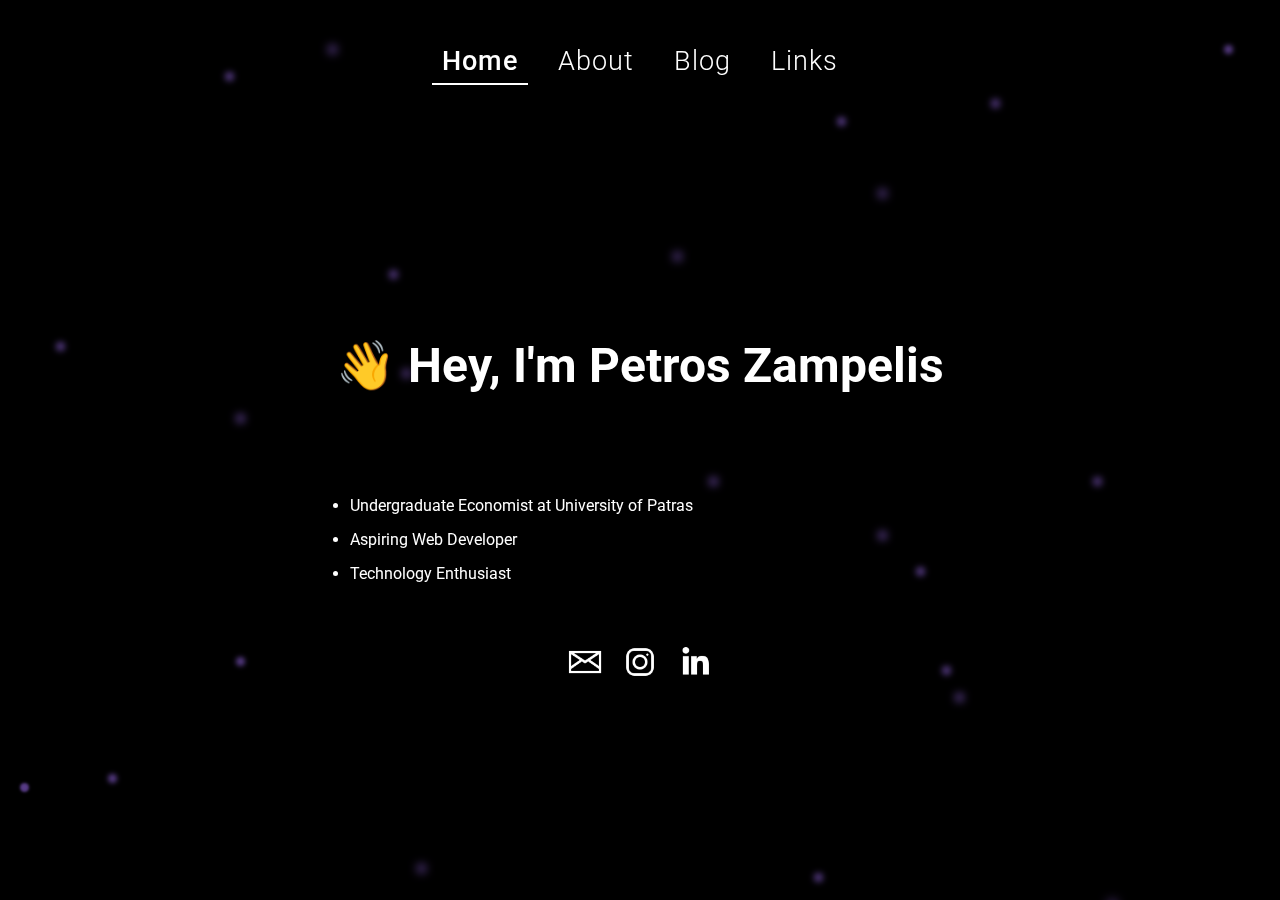
<file: index.html>
<!DOCTYPE html>
<html lang="en">
<head>
    <link rel="preconnect" href="https://fonts.googleapis.com">
    <link rel="preconnect" href="https://fonts.gstatic.com" crossorigin>
    <link href="https://fonts.googleapis.com/css2?family=Roboto:ital,wght@0,100..900;1,100..900&display=swap" rel="stylesheet">
    <meta charset="UTF-8">
    <meta name="viewport" content="width=device-width, initial-scale=1.0, maximum-scale=1.0">
    <meta name="author" content="Petros Zampelis">
    <title>Petros Zampelis - Portofolio</title>
    <link rel="icon" href="img/favicon.png" type="image/x-icon">
    <link rel="stylesheet" href="css/main.css">
</head>
<body>
<header class="navbar">
    <a href='index.html' class="active">Home</a>
    <a href='about.html'>About</a>
    <a href='blog.html'>Blog</a>
    <a href='links.html'>Links</a>
</header>
    <main class="main">
<intro class="intro">
    <h1>👋 Hey, I'm Petros Zampelis</h1>
</intro>
<ul>
<li> Undergraduate Economist at University of Patras </li>
<li> Aspiring Web Developer </li>
            <li> Technology Enthusiast</li>
  </ul>
        
    </main>
    <section class="socials">
<a href="mailto:firecard@mail.com">
        <img src="img/mail.png" alt="mail" width="40" height="40">
        </a>
<a href="https://youtu.be/dQw4w9WgXcQ">
        <img src="img/insta.png" alt="insta" width="40" height="40">
        </a>
        <a href="https://youtu.be/dQw4w9WgXcQ">
<img src="img/linkedin.png" alt="linkedin" width="40" height="40" >
        </a>
    </section>
<div class="background">
    <span></span>
    <span></span>
    <span></span>
    <span></span>
    <span></span>
    <span></span>
    <span></span>
    <span></span>
    <span></span>
    <span></span>
    <span></span>
    <span></span>
    <span></span>
    <span></span>
    <span></span>
    <span></span>
    <span></span>
    <span></span>
    <span></span>
    <span></span>
    <span></span>
    <span></span>
    <span></span>
    <span></span>
 </div>
</body> 
</html>
</file>
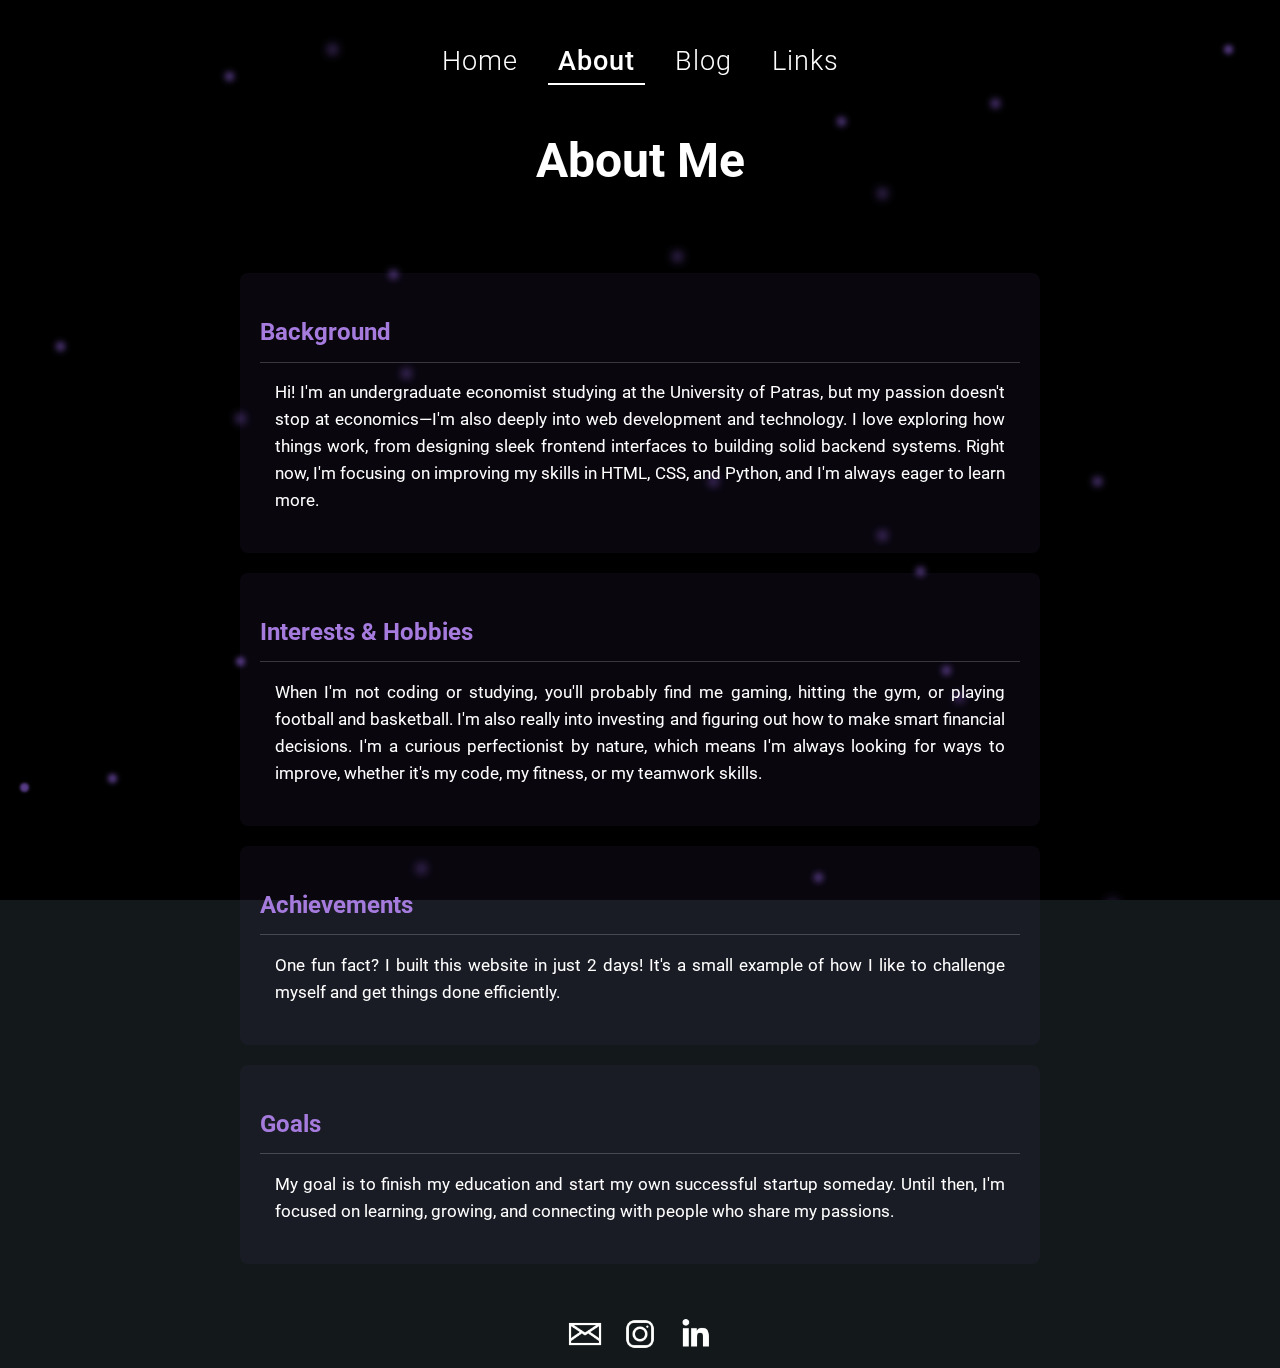
<file: about.html>
<!DOCTYPE html>
<html lang="en">
<head>
    <link rel="preconnect" href="https://fonts.googleapis.com">
    <link rel="preconnect" href="https://fonts.gstatic.com" crossorigin>
    <link href="https://fonts.googleapis.com/css2?family=Roboto:ital,wght@0,100..900;1,100..900&display=swap" rel="stylesheet">
    <meta charset="UTF-8">
    <meta name="viewport" content="width=device-width, initial-scale=1.0, maximum-scale=1.0">
    <meta name="author" content="Petros Zampelis">
    <title>About - Petros Zampelis</title>
    <link rel="icon" href="img/favicon.png" type="image/x-icon">
    <link rel="stylesheet" href="css/main.css">
</head>
<body>
<header class="navbar">
    <a href='index.html'>Home</a>
    <a href='about.html' class="active">About</a>
    <a href='blog.html'>Blog</a>
    <a href='links.html'>Links</a>
</header>
    <main class="main">
        <intro class="intro">
            <h1>About Me</h1>
        </intro>
        
        <div class="about-content">
            <div class="about-section">
                <h2>Background</h2>
                <p>Hi! I'm an undergraduate economist studying at the University of Patras, but my passion doesn't stop at economics—I'm also deeply into web development and technology. I love exploring how things work, from designing sleek frontend interfaces to building solid backend systems. Right now, I'm focusing on improving my skills in HTML, CSS, and Python, and I'm always eager to learn more.</p>
            </div>
            
            <div class="about-section">
                <h2>Interests & Hobbies</h2>
                <p>When I'm not coding or studying, you'll probably find me gaming, hitting the gym, or playing football and basketball. I'm also really into investing and figuring out how to make smart financial decisions. I'm a curious perfectionist by nature, which means I'm always looking for ways to improve, whether it's my code, my fitness, or my teamwork skills.</p>
            </div>
            
            <div class="about-section">
                <h2>Achievements</h2>
                <p>One fun fact? I built this website in just 2 days! It's a small example of how I like to challenge myself and get things done efficiently.</p>
            </div>
            
            <div class="about-section">
                <h2>Goals</h2>
                <p>My goal is to finish my education and start my own successful startup someday. Until then, I'm focused on learning, growing, and connecting with people who share my passions.</p>
            </div>
        </div>
    </main>
    <section class="socials">
        <a href="mailto:firecard@mail.com">
            <img src="img/mail.png" alt="mail" width="40" height="40">
        </a>
        <a href="https://youtu.be/dQw4w9WgXcQ">
            <img src="img/insta.png" alt="insta" width="40" height="40">
        </a>
        <a href="https://youtu.be/dQw4w9WgXcQ">
            <img src="img/linkedin.png" alt="linkedin" width="40" height="40" >
        </a>
    </section>
    <div class="background">
        <span></span>
        <span></span>
        <span></span>
        <span></span>
        <span></span>
        <span></span>
        <span></span>
        <span></span>
        <span></span>
        <span></span>
        <span></span>
        <span></span>
        <span></span>
        <span></span>
        <span></span>
        <span></span>
        <span></span>
        <span></span>
        <span></span>
        <span></span>
        <span></span>
        <span></span>
        <span></span>
        <span></span>
    </div>
</body> 
</html>
</file>
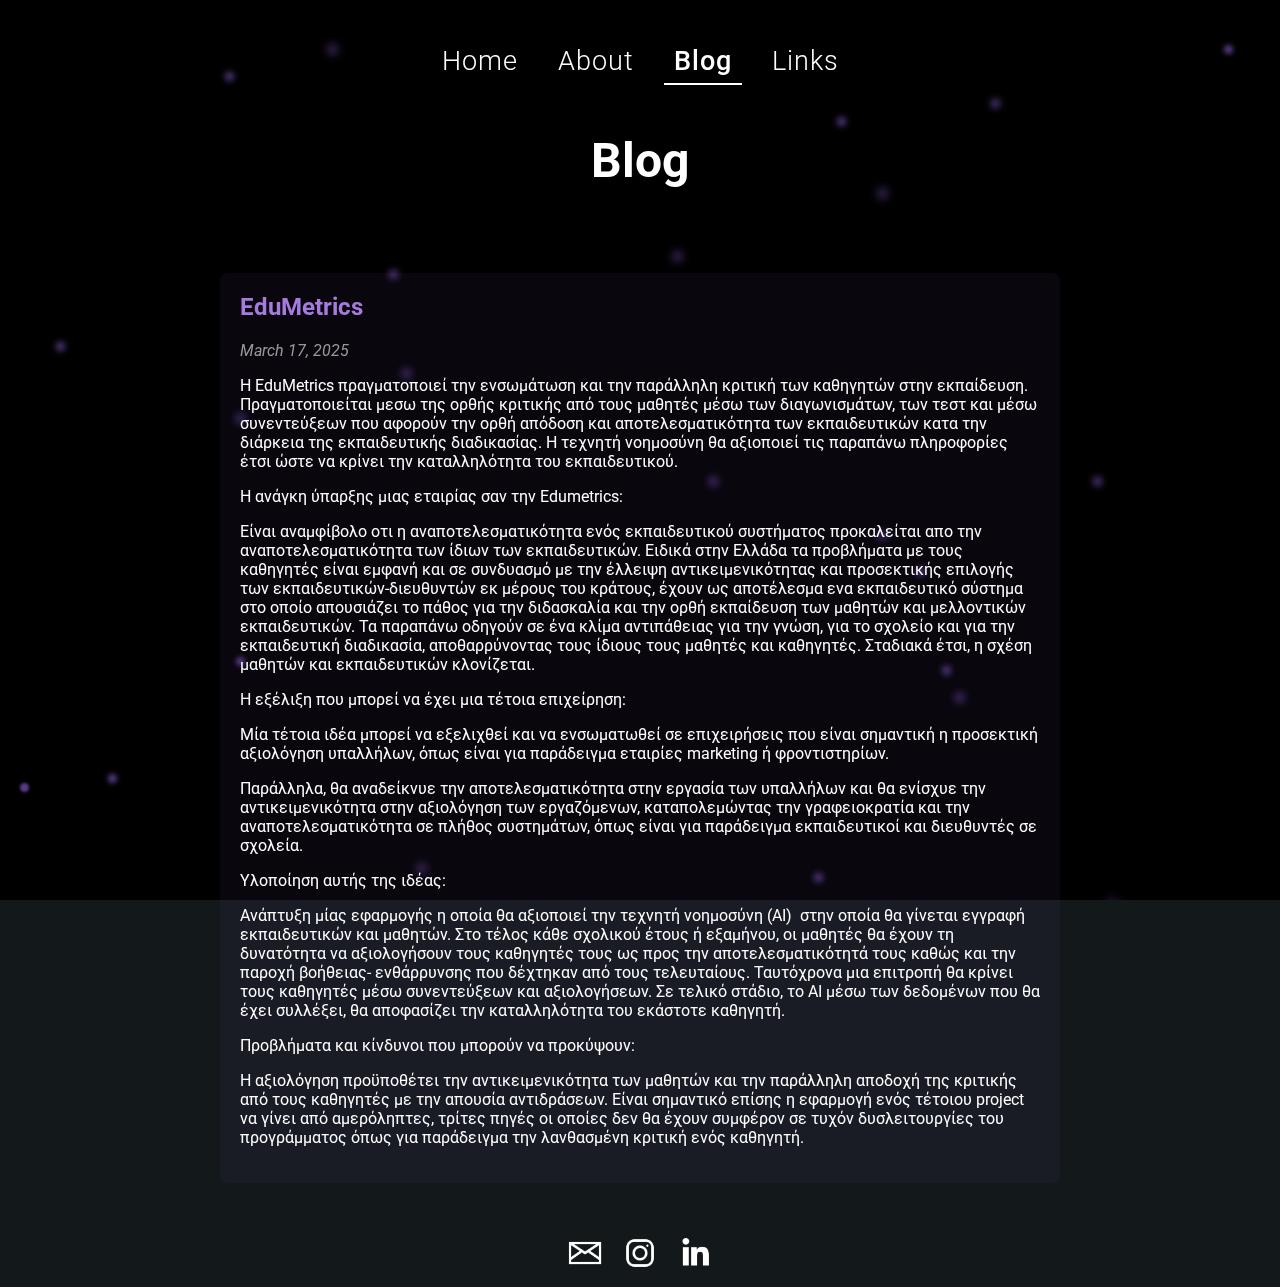
<file: blog.html>
<!DOCTYPE html>
<html lang="en">
<head>
    <link rel="preconnect" href="https://fonts.googleapis.com">
    <link rel="preconnect" href="https://fonts.gstatic.com" crossorigin>
    <link href="https://fonts.googleapis.com/css2?family=Roboto:ital,wght@0,100..900;1,100..900&display=swap" rel="stylesheet">
    <meta charset="UTF-8">
    <meta name="viewport" content="width=device-width, initial-scale=1.0, maximum-scale=1.0">
    <meta name="author" content="Petros Zampelis">
    <title>Blog - Petros Zampelis</title>
    <link rel="icon" href="img/favicon.png" type="image/x-icon">
    <link rel="stylesheet" href="css/main.css">
</head>
<body>
<header class="navbar">
    <a href='index.html'>Home</a>
    <a href='about.html'>About</a>
    <a href='blog.html' class="active">Blog</a>
    <a href='links.html'>Links</a>
</header>
    <main class="main">
        <intro class="intro">
            <h1>Blog</h1>
        </intro>
        
        <article>
            <h2>EduMetrics</h2>
            <p class="date">March 17, 2025</p>
            <p>
                H EduMetrics πραγματοποιεί την ενσωμάτωση και την παράλληλη κριτική των καθηγητών στην εκπαίδευση. Πραγματοποιείται μεσω της ορθής κριτικής από τους μαθητές μέσω των διαγωνισμάτων, των τεστ και μέσω συνεντεύξεων που αφορούν την ορθή απόδοση και αποτελεσματικότητα των εκπαιδευτικών κατα την διάρκεια της εκπαιδευτικής διαδικασίας. Η τεχνητή νοημοσύνη θα αξιοποιεί τις παραπάνω πληροφορίες έτσι ώστε να κρίνει την καταλληλότητα του εκπαιδευτικού.
</p>
<p>
Η ανάγκη ύπαρξης μιας εταιρίας σαν την Edumetrics:
</p>
<p>
Είναι αναμφίβολο οτι η αναποτελεσματικότητα ενός εκπαιδευτικού συστήματος προκαλείται απο την αναποτελεσματικότητα των ίδιων των εκπαιδευτικών. Ειδικά στην Ελλάδα τα προβλήματα με τους καθηγητές είναι εμφανή και σε συνδυασμό με την έλλειψη αντικειμενικότητας και προσεκτικής επιλογής των εκπαιδευτικών-διευθυντών εκ μέρους του κράτους, έχουν ως αποτέλεσμα ενα εκπαιδευτικό σύστημα στο οποίο απουσιάζει το πάθος για την διδασκαλία και την ορθή εκπαίδευση των μαθητών και μελλοντικών εκπαιδευτικών. Τα παραπάνω οδηγούν σε ένα κλίμα αντιπάθειας για την γνώση, για το σχολείο και για την εκπαιδευτική διαδικασία, αποθαρρύνοντας τους ίδιους τους μαθητές και καθηγητές. Σταδιακά έτσι, η σχέση μαθητών και εκπαιδευτικών κλονίζεται.
</p>
<p>
Η εξέλιξη που μπορεί να έχει μια τέτοια επιχείρηση:
</p>
<p>
Μία τέτοια ιδέα μπορεί να εξελιχθεί και να ενσωματωθεί σε επιχειρήσεις που είναι σημαντική η προσεκτική αξιολόγηση υπαλλήλων, όπως είναι για παράδειγμα εταιρίες marketing ή φροντιστηρίων.
</p>
<p>
Παράλληλα, θα αναδείκνυε την αποτελεσματικότητα στην εργασία των υπαλλήλων και θα ενίσχυε την αντικειμενικότητα στην αξιολόγηση των εργαζόμενων, καταπολεμώντας την γραφειοκρατία και την αναποτελεσματικότητα σε πλήθος συστημάτων, όπως είναι για παράδειγμα εκπαιδευτικοί και διευθυντές σε σχολεία.
</p>
<p>
Υλοποίηση αυτής της ιδέας:
</p>
<p>
Ανάπτυξη μίας εφαρμογής η οποία θα αξιοποιεί την τεχνητή νοημοσύνη (AI)  στην οποία θα γίνεται εγγραφή εκπαιδευτικών και μαθητών. Στο τέλος κάθε σχολικού έτους ή εξαμήνου, οι μαθητές θα έχουν τη δυνατότητα να αξιολογήσουν τους καθηγητές τους ως προς την αποτελεσματικότητά τους καθώς και την παροχή βοήθειας- ενθάρρυνσης που δέχτηκαν από τους τελευταίους. Ταυτόχρονα μια επιτροπή θα κρίνει τους καθηγητές μέσω συνεντεύξεων και αξιολογήσεων. Σε τελικό στάδιο, το AI μέσω των δεδομένων που θα έχει συλλέξει, θα αποφασίζει την καταλληλότητα του εκάστοτε καθηγητή.
</p>
<p>
Προβλήματα και κίνδυνοι που μπορούν να προκύψουν:
</p>
<p>
Η αξιολόγηση προϋποθέτει την αντικειμενικότητα των μαθητών και την παράλληλη αποδοχή της κριτικής από τους καθηγητές με την απουσία αντιδράσεων. Είναι σημαντικό επίσης η εφαρμογή ενός τέτοιου project να γίνει από αμερόληπτες, τρίτες πηγές οι οποίες δεν θα έχουν συμφέρον σε τυχόν δυσλειτουργίες του προγράμματος όπως για παράδειγμα την λανθασμένη κριτική ενός καθηγητή.
            </p>
        </article>
        
        
    </main>
    <section class="socials">
        <a href="mailto:firecard@mail.com">
            <img src="img/mail.png" alt="mail" width="40" height="40">
        </a>
        <a href="https://youtu.be/dQw4w9WgXcQ">
            <img src="img/insta.png" alt="insta" width="40" height="40">
        </a>
        <a href="https://youtu.be/dQw4w9WgXcQ">
            <img src="img/linkedin.png" alt="linkedin" width="40" height="40" >
        </a>
    </section>
    <div class="background">
        <span></span>
        <span></span>
        <span></span>
        <span></span>
        <span></span>
        <span></span>
        <span></span>
        <span></span>
        <span></span>
        <span></span>
        <span></span>
        <span></span>
        <span></span>
        <span></span>
        <span></span>
        <span></span>
        <span></span>
        <span></span>
        <span></span>
        <span></span>
        <span></span>
        <span></span>
        <span></span>
        <span></span>
    </div>
</body> 
</html>
</file>
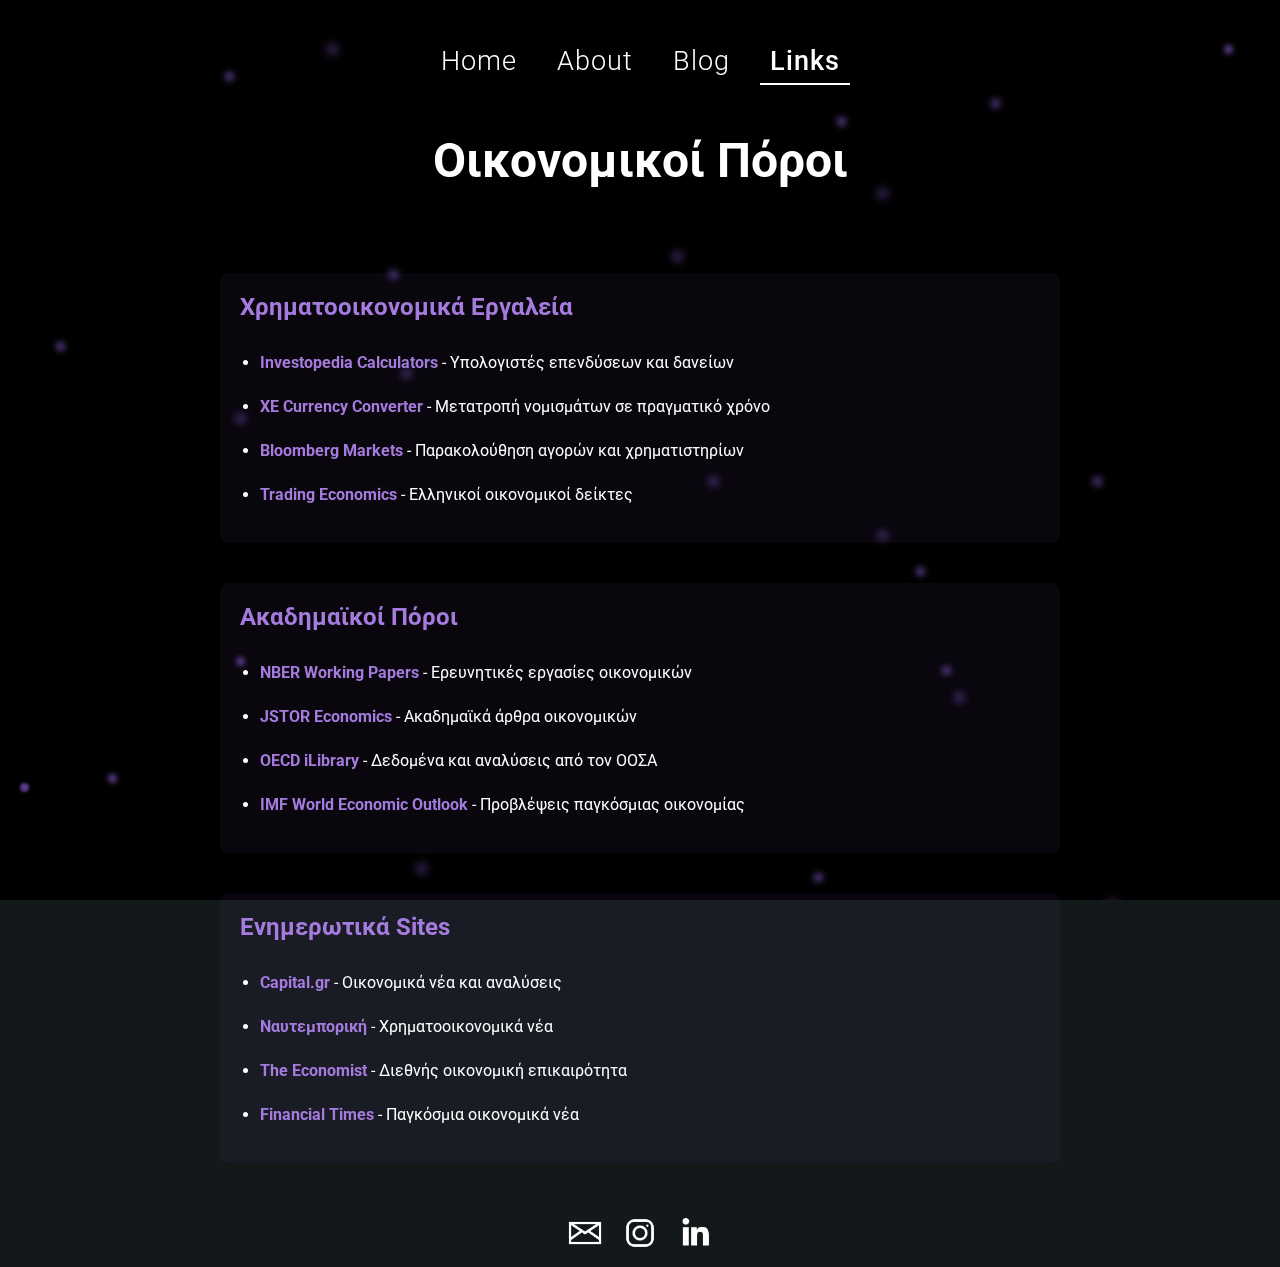
<file: links.html>
<!DOCTYPE html>
<html lang="en">
<head>
    <link rel="preconnect" href="https://fonts.googleapis.com">
    <link rel="preconnect" href="https://fonts.gstatic.com" crossorigin>
    <link href="https://fonts.googleapis.com/css2?family=Roboto:ital,wght@0,100..900;1,100..900&display=swap" rel="stylesheet">
    <meta charset="UTF-8">
    <meta name="viewport" content="width=device-width, initial-scale=1.0, maximum-scale=1.0">
    <meta name="author" content="Petros Zampelis">
    <title>Economic Resources - Petros Zampelis</title>
    <link rel="icon" href="img/favicon.png" type="image/x-icon">
    <link rel="stylesheet" href="css/main.css">
</head>
<body>
<header class="navbar">
    <a href='index.html'>Home</a>
    <a href='about.html'>About</a>
    <a href='blog.html'>Blog</a>
    <a href='links.html' class="active">Links</a>
</header>
<main class="main">
    <intro class="intro">
        <h1>Οικονομικοί Πόροι</h1>
    </intro>
    
    
    <article>
        <h2>Χρηματοοικονομικά Εργαλεία</h2>
        <ul>
            <li><a href="https://www.investopedia.com/calculator/" target="_blank">Investopedia Calculators</a> - Υπολογιστές επενδύσεων και δανείων</li>
            <li><a href="https://www.xe.com/" target="_blank">XE Currency Converter</a> - Μετατροπή νομισμάτων σε πραγματικό χρόνο</li>
            <li><a href="https://www.bloomberg.com/markets" target="_blank">Bloomberg Markets</a> - Παρακολούθηση αγορών και χρηματιστηρίων</li>
            <li><a href="https://tradingeconomics.com/greece/indicators" target="_blank">Trading Economics</a> - Ελληνικοί οικονομικοί δείκτες</li>
        </ul>
    </article>
    
    <article>
        <h2>Ακαδημαϊκοί Πόροι</h2>
        <ul>
            <li><a href="https://www.nber.org/papers/" target="_blank">NBER Working Papers</a> - Ερευνητικές εργασίες οικονομικών</li>
            <li><a href="https://www.jstor.org/subject/economics" target="_blank">JSTOR Economics</a> - Ακαδημαϊκά άρθρα οικονομικών</li>
            <li><a href="https://www.oecd-ilibrary.org/" target="_blank">OECD iLibrary</a> - Δεδομένα και αναλύσεις από τον ΟΟΣΑ</li>
            <li><a href="https://www.imf.org/en/Publications/WEO" target="_blank">IMF World Economic Outlook</a> - Προβλέψεις παγκόσμιας οικονομίας</li>
        </ul>
    </article>
    
    <article>
        <h2>Ενημερωτικά Sites</h2>
        <ul>
            <li><a href="https://www.capital.gr/" target="_blank">Capital.gr</a> - Οικονομικά νέα και αναλύσεις</li>
            <li><a href="https://www.naftemporiki.gr/finance/" target="_blank">Ναυτεμπορική</a> - Χρηματοοικονομικά νέα</li>
            <li><a href="https://www.economist.com/" target="_blank">The Economist</a> - Διεθνής οικονομική επικαιρότητα</li>
            <li><a href="https://www.ft.com/" target="_blank">Financial Times</a> - Παγκόσμια οικονομικά νέα</li>
        </ul>
    </article>
    
</main>
<section class="socials">
    <a href="mailto:firecard@mail.com">
        <img src="img/mail.png" alt="mail" width="40" height="40">
    </a>
    <a href="https://youtu.be/dQw4w9WgXcQ">
        <img src="img/insta.png" alt="insta" width="40" height="40">
    </a>
    <a href="https://youtu.be/dQw4w9WgXcQ">
        <img src="img/linkedin.png" alt="linkedin" width="40" height="40" >
    </a>
</section>
<div class="background">
    <span></span>
    <span></span>
    <span></span>
    <span></span>
    <span></span>
    <span></span>
    <span></span>
    <span></span>
    <span></span>
    <span></span>
    <span></span>
    <span></span>
    <span></span>
    <span></span>
    <span></span>
    <span></span>
    <span></span>
    <span></span>
    <span></span>
    <span></span>
    <span></span>
    <span></span>
    <span></span>
    <span></span>
</div>
</body>
</html>
</file>
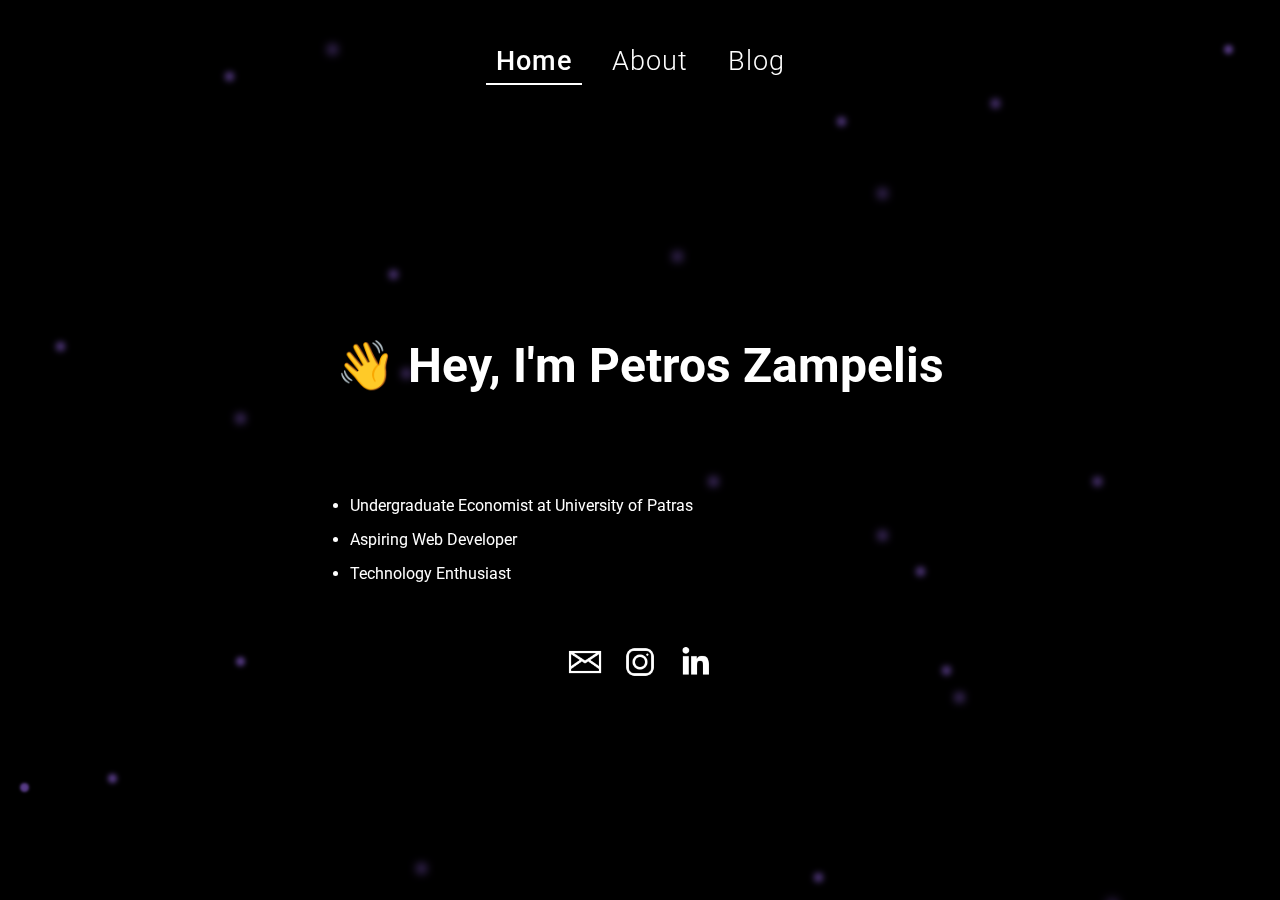
<file: main.html>
<!DOCTYPE html>
<html lang="en">
<head>
    <link rel="preconnect" href="https://fonts.googleapis.com">
    <link rel="preconnect" href="https://fonts.gstatic.com" crossorigin>
    <link href="https://fonts.googleapis.com/css2?family=Roboto:ital,wght@0,100..900;1,100..900&display=swap" rel="stylesheet">
    <meta charset="UTF-8">
    <meta name="viewport" content="width=device-width, initial-scale=1.0, maximum-scale=1.0">
    <meta name="author" content="Petros Zampelis">
    <title>Petros Zampelis - Portofolio</title>
    <link rel="icon" href="/img/favicon.png" type="image/x-icon">
</head>
<body>
<link rel="stylesheet" href="css/main.css">  
<header class="navbar">
    <a href='/main.html' class="active">Home</a>
    <a href='/about.html'>About</a>
    <a href='/blog.html'>Blog</a>
</header>
    <main class="main">
<intro class="intro">
    <h1>👋 Hey, I'm Petros Zampelis</h1>
</intro>
<ul>
<li> Undergraduate Economist at University of Patras </li>
<li> Aspiring Web Developer </li>
            <li> Technology Enthusiast</li>
  </ul>
        
    </main>
    <section class="socials">
<a href="mailto:firecard@mail.com">
        <img src="/img/mail.png" alt="mail" width="40" height="40">
        </a>
<a href="https://youtu.be/dQw4w9WgXcQ">
        <img src="/img/insta.png" alt="insta" width="40" height="40">
        </a>
        <a href="https://youtu.be/dQw4w9WgXcQ">
<img src="/img/linkedin.png" alt="linkedin" width="40" height="40" >
        </a>
    </section>
</body> 
<div class="background">
    <span></span>
    <span></span>
    <span></span>
    <span></span>
    <span></span>
    <span></span>
    <span></span>
    <span></span>
    <span></span>
    <span></span>
    <span></span>
    <span></span>
    <span></span>
    <span></span>
    <span></span>
    <span></span>
    <span></span>
    <span></span>
    <span></span>
    <span></span>
    <span></span>
    <span></span>
    <span></span>
    <span></span>
 </div>
</html>
</file>
<file: css/main.css>
body {
    color: white;
    background-color: #13191a;
    font-family: "Roboto";
    font-variation-settings: "wdth" 100;
    display: flex;
    flex-direction: column;
    justify-content: center;
    align-items: center;
    min-height: 100vh; 
    margin: 0;
    padding: 0;
    overflow-x: hidden;
    position: relative; 
}

.navbar {
    width: 100%;
    display: flex;
    justify-content: center;
    align-items: center;
    gap: 20px;
    padding: 10px;
    position: absolute;
    top: 0;
    margin-top: 30px;
    text-decoration: solid;
}

.navbar a {
    color: white;
    font-size: 1.7em;
    text-decoration: none;
    font-weight: 300;
    letter-spacing: 1px;
    transition: all 0.3s ease;
    padding: 5px 10px;
    border-radius: 3px;
}

.navbar a:hover {
    background-color: rgba(255, 255, 255, 0.1);
    transform: translateY(-2px);
}

.navbar a.active {
    text-decoration: none;
    font-weight: 500;
    position: relative;
}

.navbar a.active::after {
    content: '';
    position: absolute;
    bottom: -3px;
    left: 0;
    width: 100%;
    height: 2px;
    background-color: white;
}

.main {
    display: flex;
    flex-direction: column;
    justify-content: center;
    align-items: center;
    gap: 20px;
    padding: 20px;
    margin-top: 80px; 
    width: 100%;
    max-width: 1200px;
}

.socials {
    display: flex;
    justify-content: center;
    align-items: center;
    gap: 15px;
    padding: 10px;
}

.intro {
    font-size: 1.5em;
    text-align: center;
    margin-bottom: 2rem;
}

.about-content {
    max-width: 800px;
    line-height: 1.6;
    margin: 0 auto;
}

.about-content p {
    margin-bottom: 1.2rem;
    text-align: justify;
    padding: 0 15px;
    font-size: 1.05rem;
}

.about-section {
    background-color: rgba(88, 60, 135, 0.1);
    padding: 20px;
    border-radius: 8px;
    margin-bottom: 20px;
}

.about-section h2 {
    color: #a67bde;
    border-bottom: 1px solid rgba(255, 255, 255, 0.2);
    padding-bottom: 10px;
    margin-bottom: 15px;
}

ul {
    padding-left: 20px;
    width: 90%;
    max-width: 600px;
}

li {
    margin-bottom: 10px;
    line-height: 1.5;
}

article {
    display: block;
    background-color: rgba(88, 60, 135, 0.1);
    padding: 20px;
    border-radius: 8px;
    margin-bottom: 20px;
    width: 90%;
    max-width: 800px;
}

article h2 {
    color: #a67bde;
    margin-top: 0;
}

.date {
    color: #999;
    font-style: italic;
    margin-bottom: 15px;
}

article a {
    color: #a67bde;
    text-decoration: none;
    font-weight: bold;
    display: inline-block;
    margin-top: 10px;
}

article a:hover {
    text-decoration: underline;
}

/* Background animation */
@keyframes move {
    100% {
        transform: translate3d(0, 0, 1px) rotate(360deg);
    }
}

.background {
    position: fixed;
    width: 100vw;
    height: 100vh;
    top: 0;
    left: 0;
    background: #000000;
    overflow: hidden;
    z-index: -1;
}

.background span {
    width: 1vmin;
    height: 1vmin;
    border-radius: 1vmin;
    backface-visibility: hidden;
    position: absolute;
    animation: move;
    animation-duration: 39;
    animation-timing-function: linear;
    animation-iteration-count: infinite;
}

.background span:nth-child(0) {
    color: #583C87;
    top: 16%;
    left: 14%;
    animation-duration: 36s;
    animation-delay: -41s;
    transform-origin: 11vw 17vh;
    box-shadow: -2vmin 0 1.063936678869314vmin currentColor;
}

.background span:nth-child(1) {
    color: #583C87;
    top: 63%;
    left: 73%;
    animation-duration: 109s;
    animation-delay: -41s;
    transform-origin: 3vw 23vh;
    box-shadow: -2vmin 0 0.7472910916720128vmin currentColor;
}

.background span:nth-child(2) {
    color: #583C87;
    top: 5%;
    left: 97%;
    animation-duration: 36s;
    animation-delay: -15s;
    transform-origin: -1vw 3vh;
    box-shadow: -2vmin 0 0.5560320287844798vmin currentColor;
}

.background span:nth-child(3) {
    color: #583C87;
    top: 77%;
    left: 76%;
    animation-duration: 53s;
    animation-delay: -64s;
    transform-origin: 2vw -7vh;
    box-shadow: -2vmin 0 0.9376463216994544vmin currentColor;
}

.background span:nth-child(4) {
    color: #583C87;
    top: 96%;
    left: 34%;
    animation-duration: 115s;
    animation-delay: -46s;
    transform-origin: -13vw -6vh;
    box-shadow: -2vmin 0 1.0060383843076086vmin currentColor;
}

.background span:nth-child(5) {
    color: #583C87;
    top: 87%;
    left: 3%;
    animation-duration: 105s;
    animation-delay: -9s;
    transform-origin: 13vw -21vh;
    box-shadow: -2vmin 0 0.29892812576989813vmin currentColor;
}

.background span:nth-child(6) {
    color: #583C87;
    top: 11%;
    left: 76%;
    animation-duration: 78s;
    animation-delay: -19s;
    transform-origin: -3vw -14vh;
    box-shadow: 2vmin 0 0.796674229640211vmin currentColor;
}

.background span:nth-child(7) {
    color: #583C87;
    top: 21%;
    left: 70%;
    animation-duration: 30s;
    animation-delay: -98s;
    transform-origin: -3vw 1vh;
    box-shadow: -2vmin 0 1.0722129618071765vmin currentColor;
}

.background span:nth-child(8) {
    color: #583C87;
    top: 86%;
    left: 7%;
    animation-duration: 106s;
    animation-delay: -92s;
    transform-origin: -24vw 4vh;
    box-shadow: 2vmin 0 0.589453321157706vmin currentColor;
}

.background span:nth-child(9) {
    color: #583C87;
    top: 59%;
    left: 70%;
    animation-duration: 67s;
    animation-delay: -104s;
    transform-origin: -16vw -18vh;
    box-shadow: -2vmin 0 0.9410915055033369vmin currentColor;
}

.background span:nth-child(10) {
    color: #583C87;
    top: 73%;
    left: 17%;
    animation-duration: 56s;
    animation-delay: -100s;
    transform-origin: 5vw -3vh;
    box-shadow: 2vmin 0 0.6360017770151274vmin currentColor;
}

.background span:nth-child(11) {
    color: #583C87;
    top: 38%;
    left: 3%;
    animation-duration: 20s;
    animation-delay: -70s;
    transform-origin: -20vw -11vh;
    box-shadow: 2vmin 0 0.7021908944821906vmin currentColor;
}

.background span:nth-child(12) {
    color: #583C87;
    top: 53%;
    left: 84%;
    animation-duration: 88s;
    animation-delay: -98s;
    transform-origin: 7vw -15vh;
    box-shadow: 2vmin 0 0.7854519068199632vmin currentColor;
}

.background span:nth-child(13) {
    color: #583C87;
    top: 13%;
    left: 64%;
    animation-duration: 102s;
    animation-delay: -51s;
    transform-origin: 3vw -1vh;
    box-shadow: 2vmin 0 0.7674897245459482vmin currentColor;
}

.background span:nth-child(14) {
    color: #583C87;
    top: 53%;
    left: 54%;
    animation-duration: 63s;
    animation-delay: -102s;
    transform-origin: -14vw 22vh;
    box-shadow: 2vmin 0 0.9066803990499852vmin currentColor;
}

.background span:nth-child(15) {
    color: #583C87;
    top: 46%;
    left: 17%;
    animation-duration: 9s;
    animation-delay: -17s;
    transform-origin: 4vw 0vh;
    box-shadow: 2vmin 0 0.936646612191782vmin currentColor;
}

.background span:nth-child(16) {
    color: #583C87;
    top: 100%;
    left: 88%;
    animation-duration: 13s;
    animation-delay: -46s;
    transform-origin: 25vw -23vh;
    box-shadow: -2vmin 0 1.2133768815658743vmin currentColor;
}

.background span:nth-child(17) {
    color: #583C87;
    top: 74%;
    left: 75%;
    animation-duration: 19s;
    animation-delay: -103s;
    transform-origin: 4vw 23vh;
    box-shadow: -2vmin 0 0.7037170042326466vmin currentColor;
}

.background span:nth-child(18) {
    color: #583C87;
    top: 8%;
    left: 19%;
    animation-duration: 64s;
    animation-delay: -53s;
    transform-origin: 22vw -11vh;
    box-shadow: -2vmin 0 0.7001457049232718vmin currentColor;
}

.background span:nth-child(19) {
    color: #583C87;
    top: 28%;
    left: 54%;
    animation-duration: 62s;
    animation-delay: -8s;
    transform-origin: 19vw 25vh;
    box-shadow: -2vmin 0 1.1078224159289893vmin currentColor;
}

.background span:nth-child(20) {
    color: #583C87;
    top: 97%;
    left: 65%;
    animation-duration: 56s;
    animation-delay: -103s;
    transform-origin: -4vw 24vh;
    box-shadow: -2vmin 0 0.6553788166140524vmin currentColor;
}

.background span:nth-child(21) {
    color: #583C87;
    top: 5%;
    left: 27%;
    animation-duration: 15s;
    animation-delay: -12s;
    transform-origin: 16vw 21vh;
    box-shadow: -2vmin 0 1.0761489827994892vmin currentColor;
}

.background span:nth-child(22) {
    color: #583C87;
    top: 30%;
    left: 29%;
    animation-duration: 10s;
    animation-delay: -41s;
    transform-origin: 11vw 24vh;
    box-shadow: 2vmin 0 0.8855320140086085vmin currentColor;
}

.background span:nth-child(23) {
    color: #583C87;
    top: 41%;
    left: 30%;
    animation-duration: 95s;
    animation-delay: -18s;
    transform-origin: 16vw -23vh;
    box-shadow: 2vmin 0 0.9584615758544248vmin currentColor;
}

/* Idk bout mobile friendlyness gpt did this not gonna lie... */
@media screen and (max-width: 768px) {
    body {
        height: auto;
        min-height: 100vh;
        padding-top: 80px; 
    }
    
    .navbar {
        flex-direction: row; 
        flex-wrap: wrap; 
        gap: 10px;
        margin-top: 0; 
        padding: 15px 5px; 
        background-color: rgba(19, 25, 26, 0.9); 
    }
    
    .navbar a {
        font-size: 1.3em;
    }
    
    .main {
        margin-top: 20px; 
        padding: 10px;
    }
    
    .intro h1 {
        font-size: 1.8rem;
    }
    
    .about-content {
        width: 95%;
    }
    
    .about-section {
        padding: 15px 10px;
    }
    
    .about-section h2 {
        font-size: 1.4rem;
    }
    
    .about-content p {
        padding: 0 5px;
        font-size: 1rem;
    }
    
    article {
        width: 95%;
        padding: 10px;
    }
}

@media screen and (max-width: 480px) {
    body {
        padding-top: 100px;
    }
    
    .navbar {
        flex-direction: column; 
        margin-top: 0;
    }
    
    .navbar a {
        font-size: 1.1em;
        padding: 8px 15px;
    }
    
    .main {
        margin-top: 10px;
    }
    
    .intro h1 {
        font-size: 1.5rem;
    }
}
</file>
